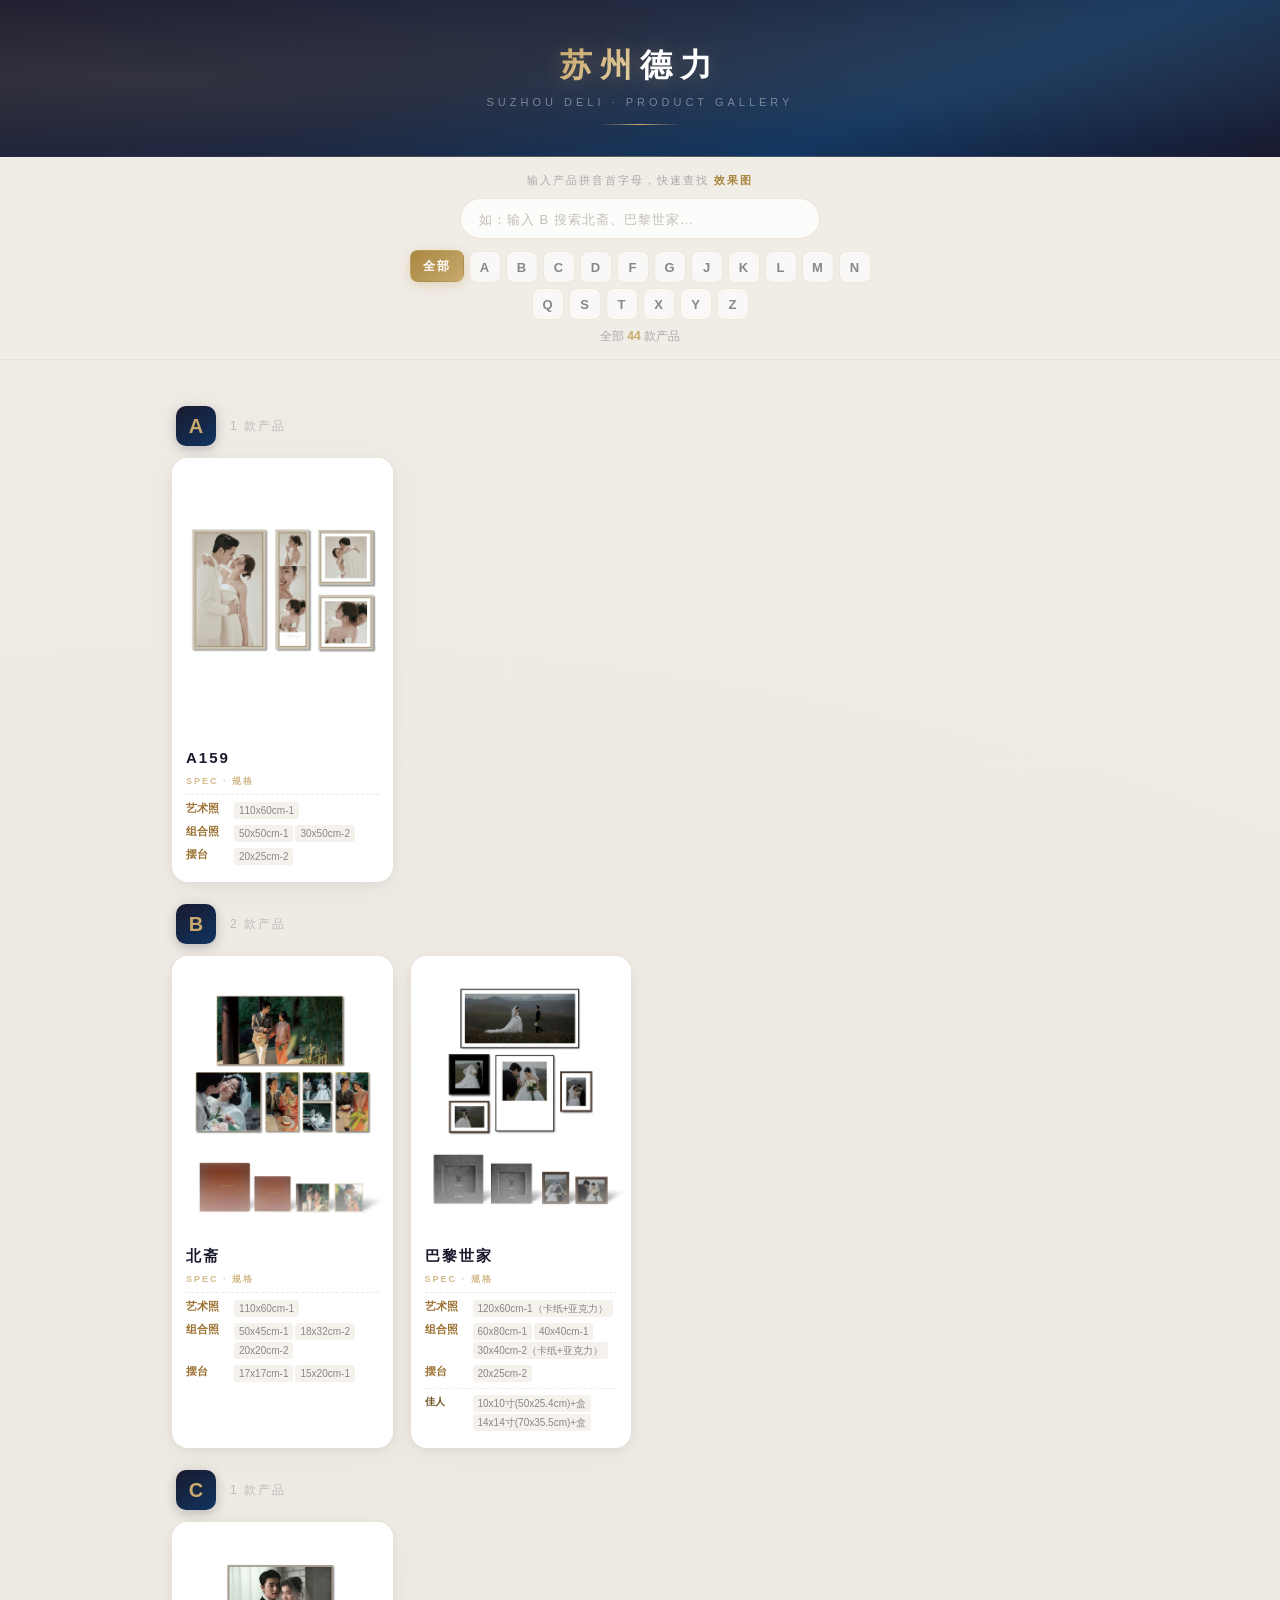
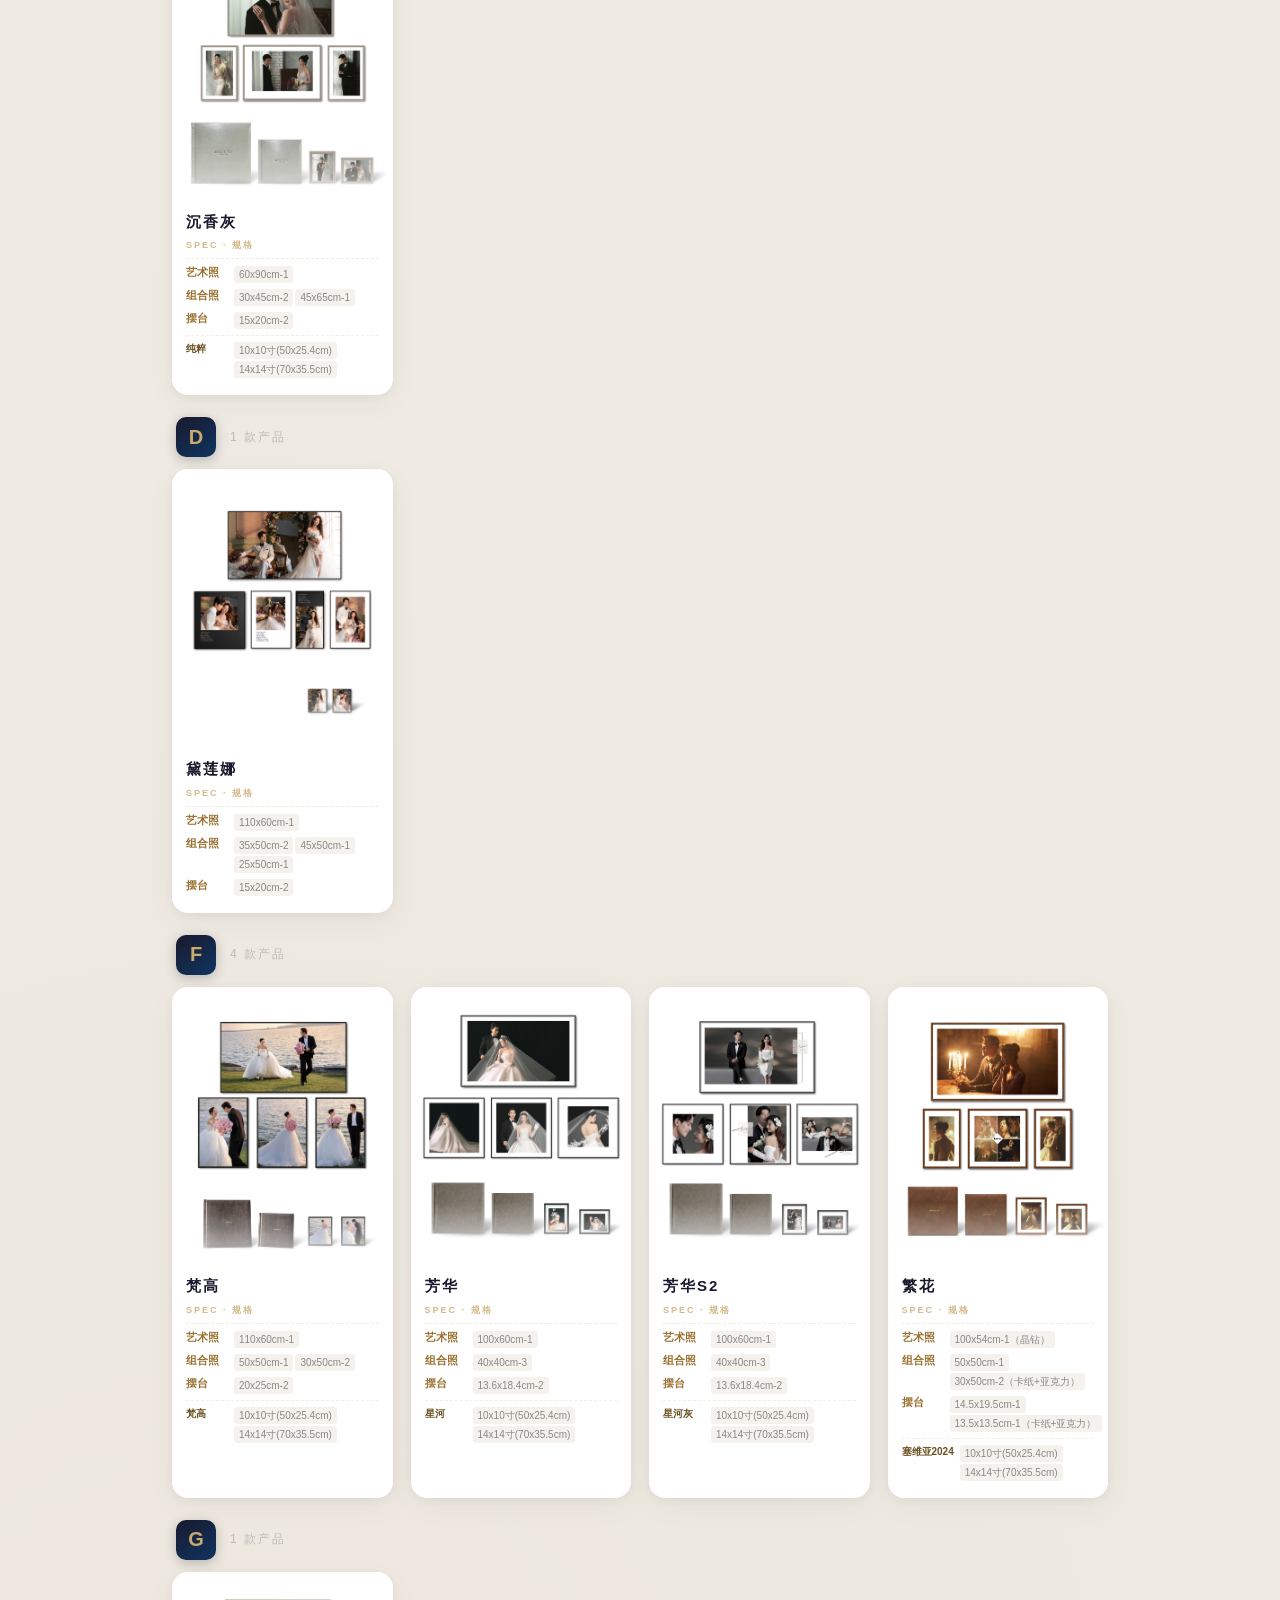
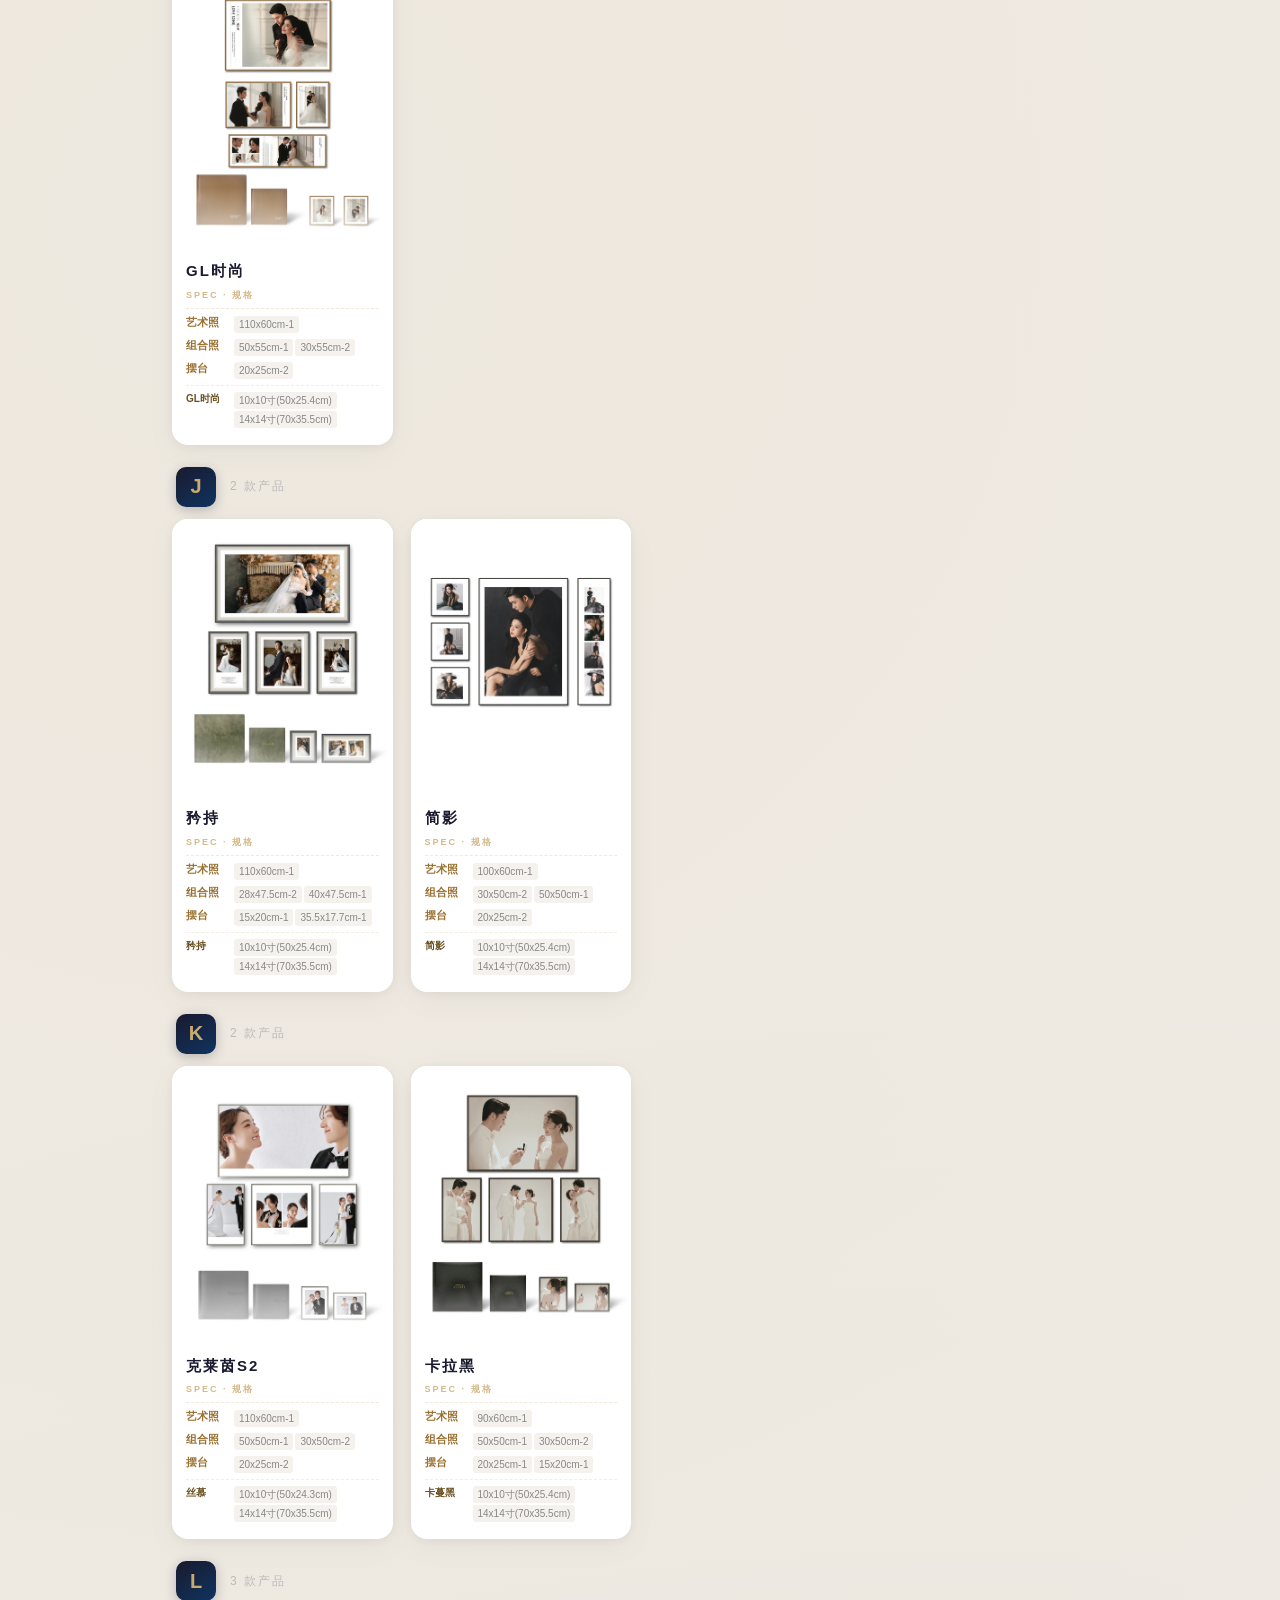
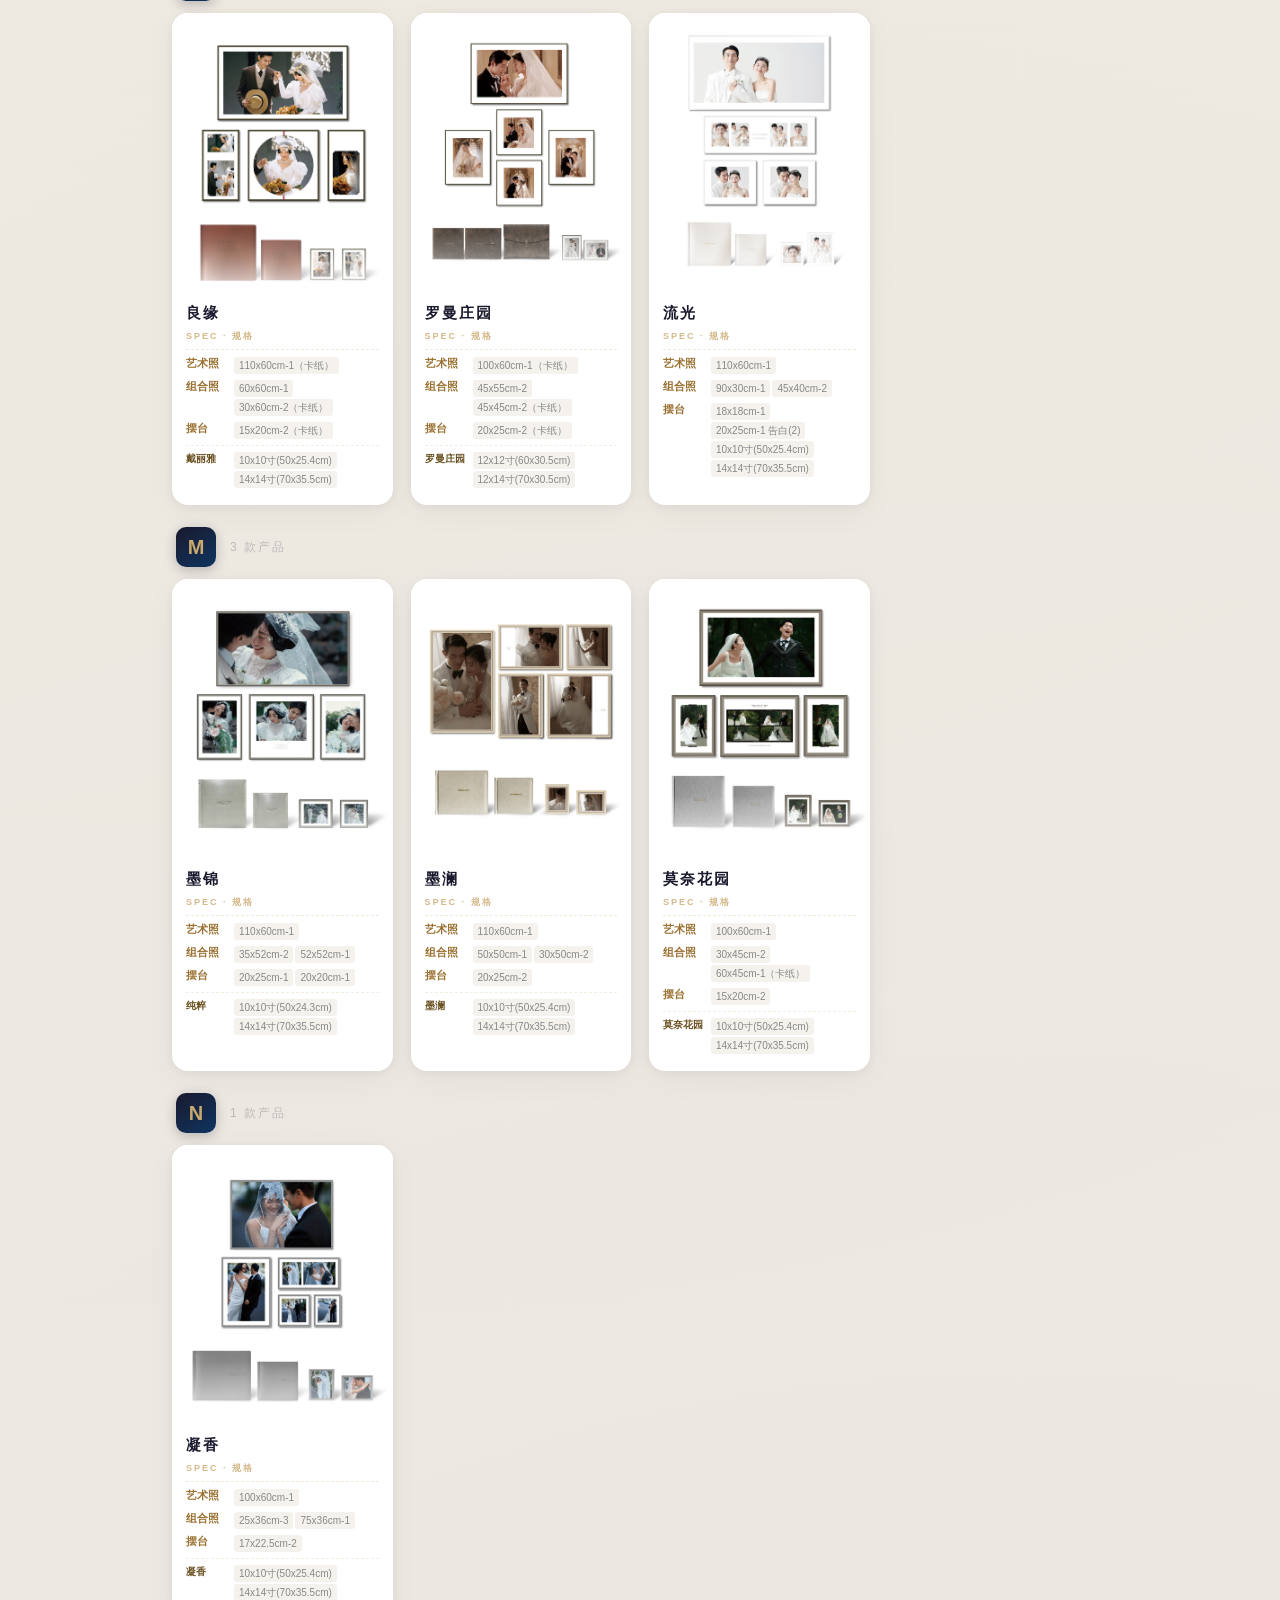
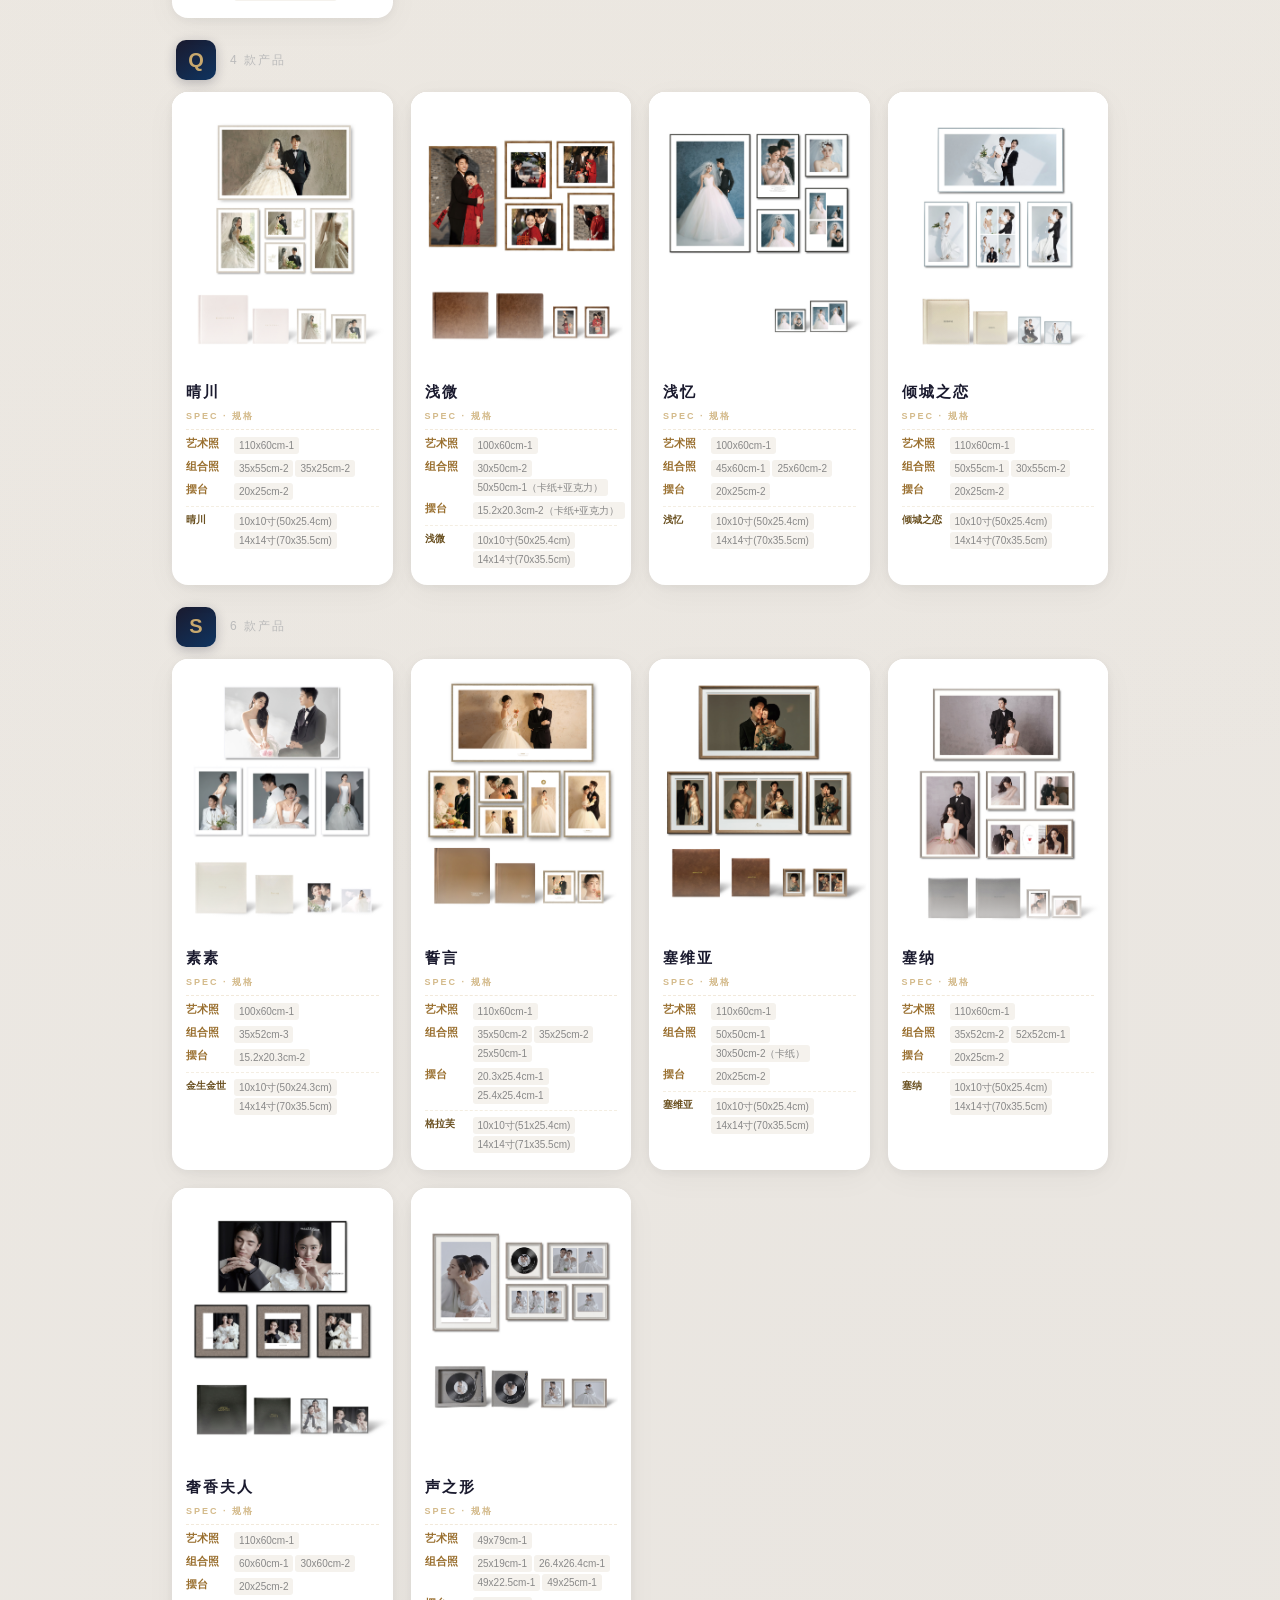
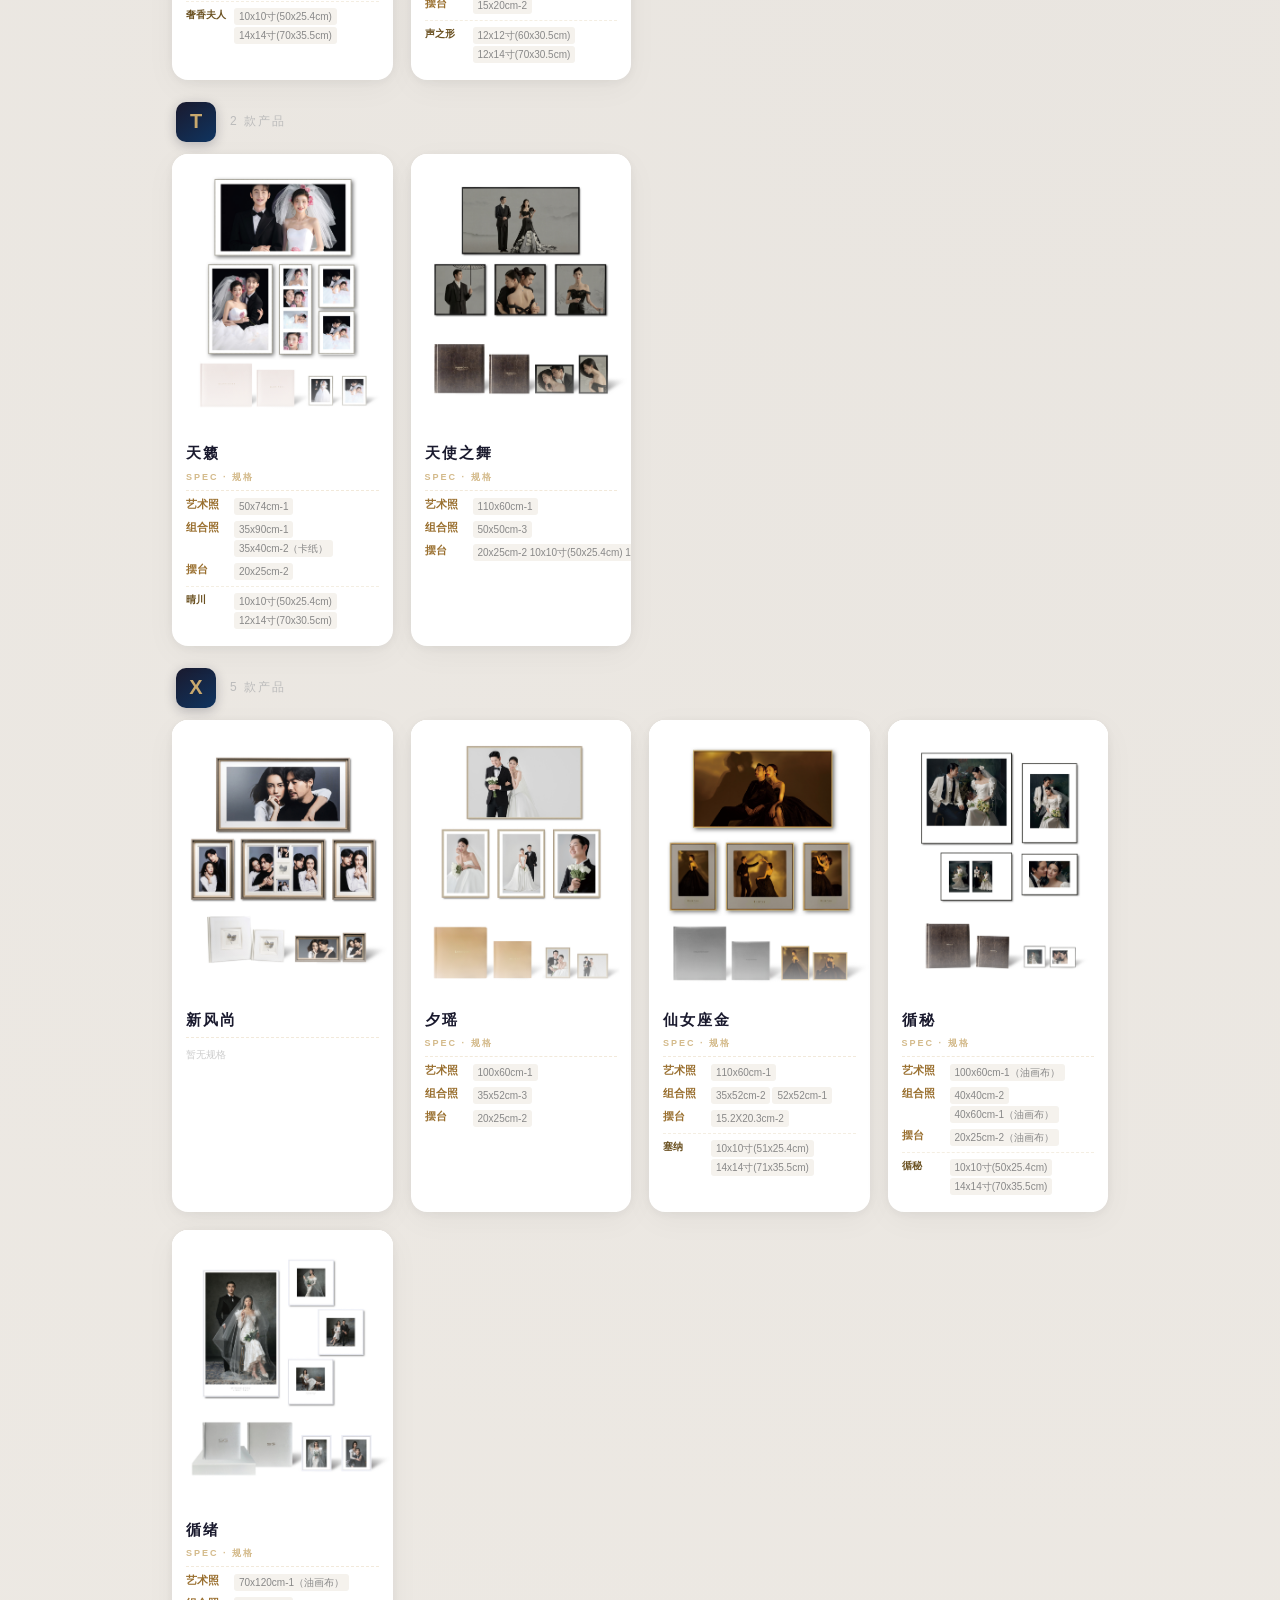
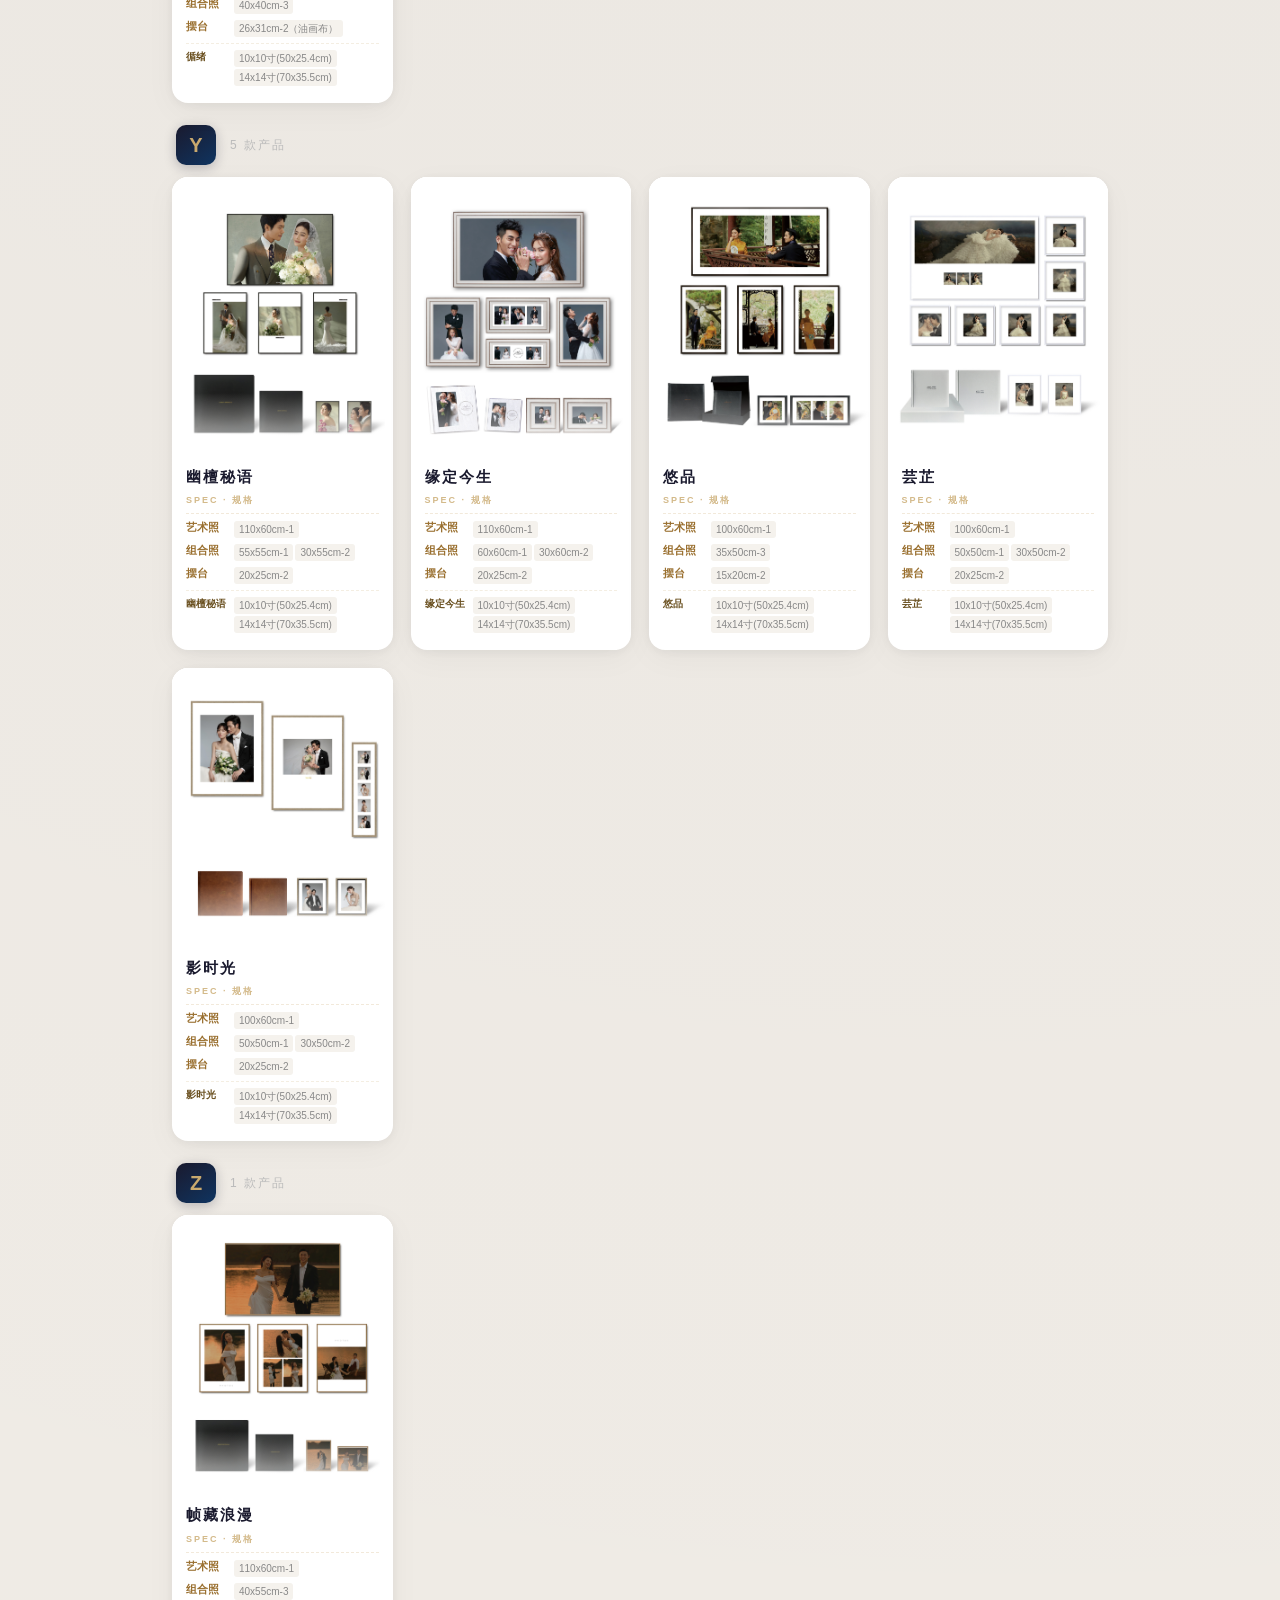
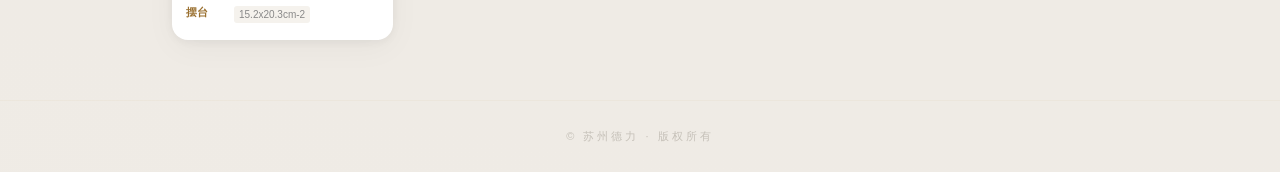
<file: 产品展示.html>
<!DOCTYPE html>
<html lang="zh-CN">
<head>
<meta charset="UTF-8">
<meta name="viewport" content="width=device-width, initial-scale=1.0, maximum-scale=1.0">
<title>苏州德力 · 产品展示</title>
<style>
  :root {
    --gold: #c9a96e;
    --gold-light: #e8d5aa;
    --gold-dark: #a88840;
    --dark: #1a1a2e;
    --text: #2c2c2c;
    --text-sub: #666;
    --bg: #f0ece6;
    --bg-pattern: rgba(201,169,110,0.04);
    --card-bg: #ffffff;
    --card-shadow: 0 2px 12px rgba(0,0,0,0.06), 0 8px 32px rgba(0,0,0,0.04);
    --card-shadow-hover: 0 4px 16px rgba(0,0,0,0.1), 0 12px 40px rgba(0,0,0,0.06);
    --radius: 16px;
  }

  * { margin: 0; padding: 0; box-sizing: border-box; }

  body {
    font-family: -apple-system, 'PingFang SC', 'Hiragino Sans GB', 'Microsoft YaHei', 'Noto Sans SC', sans-serif;
    background: var(--bg);
    background-image:
      radial-gradient(circle at 20% 30%, rgba(201,169,110,0.06) 0%, transparent 50%),
      radial-gradient(circle at 80% 70%, rgba(26,26,46,0.03) 0%, transparent 50%);
    color: var(--text);
    min-height: 100vh;
    -webkit-font-smoothing: antialiased;
  }

  /* ===== 顶部 Banner ===== */
  .header {
    background: linear-gradient(160deg, #1a1a2e 0%, #16213e 40%, #0f3460 70%, #1a1a2e 100%);
    padding: 44px 20px 32px;
    text-align: center;
    position: relative;
    overflow: hidden;
  }
  .header::before {
    content: '';
    position: absolute;
    top: -50%;
    left: -50%;
    width: 200%;
    height: 200%;
    background:
      radial-gradient(ellipse at 30% 50%, rgba(201,169,110,0.15) 0%, transparent 50%),
      radial-gradient(ellipse at 70% 30%, rgba(201,169,110,0.08) 0%, transparent 40%);
    pointer-events: none;
  }
  .header::after {
    content: '';
    position: absolute;
    bottom: 0;
    left: 0;
    right: 0;
    height: 1px;
    background: linear-gradient(90deg, transparent, rgba(201,169,110,0.4), transparent);
  }
  .header-logo {
    font-size: 32px;
    font-weight: 800;
    color: #fff;
    letter-spacing: 8px;
    text-shadow: 0 2px 20px rgba(201,169,110,0.3);
    position: relative;
  }
  .header-logo span {
    background: linear-gradient(135deg, #c9a96e, #e8d5aa);
    -webkit-background-clip: text;
    -webkit-text-fill-color: transparent;
    background-clip: text;
  }
  .header-sub {
    margin-top: 8px;
    font-size: 11px;
    color: rgba(255,255,255,0.4);
    letter-spacing: 4px;
    font-weight: 300;
    position: relative;
  }
  .header-divider {
    width: 80px;
    height: 1px;
    background: linear-gradient(90deg, transparent, var(--gold), transparent);
    margin: 16px auto 0;
    position: relative;
  }

  /* ===== 搜索 / 字母筛选区 ===== */
  .search-section {
    position: sticky;
    top: 0;
    z-index: 100;
    background: rgba(240,236,230,0.92);
    backdrop-filter: blur(16px);
    -webkit-backdrop-filter: blur(16px);
    border-bottom: 1px solid rgba(201,169,110,0.15);
    padding: 16px 16px 14px;
    transition: box-shadow 0.3s;
  }
  .search-section.scrolled {
    box-shadow: 0 4px 24px rgba(0,0,0,0.06);
  }
  .search-title {
    text-align: center;
    font-size: 11px;
    color: #aaa;
    margin-bottom: 10px;
    letter-spacing: 2px;
    font-weight: 400;
  }
  .search-title em {
    color: var(--gold-dark);
    font-style: normal;
    font-weight: 600;
  }

  /* 输入框 */
  .search-input-wrap {
    position: relative;
    max-width: 360px;
    margin: 0 auto 12px;
  }
  .search-input {
    width: 100%;
    padding: 11px 42px 11px 18px;
    border: 1.5px solid rgba(201,169,110,0.25);
    border-radius: 28px;
    font-size: 15px;
    background: rgba(255,255,255,0.8);
    color: var(--text);
    outline: none;
    transition: all 0.25s;
    letter-spacing: 3px;
    text-transform: uppercase;
  }
  .search-input:focus {
    border-color: var(--gold);
    background: #fff;
    box-shadow: 0 0 0 4px rgba(201,169,110,0.1);
  }
  .search-input::placeholder { color: #c5c0b8; font-size: 13px; letter-spacing: 1px; }
  .search-clear {
    position: absolute;
    right: 12px;
    top: 50%;
    transform: translateY(-50%);
    cursor: pointer;
    color: #bbb;
    font-size: 18px;
    display: none;
  }
  .search-clear.show { display: block; }

  /* 字母快捷键 */
  .alpha-bar {
    display: flex;
    flex-wrap: wrap;
    justify-content: center;
    gap: 5px;
    max-width: 480px;
    margin: 0 auto;
  }
  .alpha-btn {
    min-width: 32px;
    height: 32px;
    padding: 0 7px;
    border: 1px solid rgba(201,169,110,0.2);
    border-radius: 8px;
    background: rgba(255,255,255,0.6);
    color: #888;
    font-size: 13px;
    font-weight: 600;
    cursor: pointer;
    transition: all 0.2s;
    letter-spacing: 0;
    display: flex;
    align-items: center;
    justify-content: center;
  }
  .alpha-btn:hover { background: rgba(201,169,110,0.12); border-color: var(--gold); color: var(--gold-dark); transform: translateY(-1px); }
  .alpha-btn.active {
    background: var(--gold);
    border-color: var(--gold);
    color: #fff;
    box-shadow: 0 3px 12px rgba(201,169,110,0.4);
    transform: translateY(-1px);
  }
  .alpha-btn.all-btn {
    padding: 0 12px;
    background: linear-gradient(135deg, #1a1a2e, #0f3460);
    border-color: transparent;
    color: rgba(255,255,255,0.8);
    font-size: 12px;
    letter-spacing: 2px;
  }
  .alpha-btn.all-btn:hover, .alpha-btn.all-btn.active {
    background: linear-gradient(135deg, var(--gold-dark), var(--gold));
    color: #fff;
  }

  /* 统计信息 */
  .result-count {
    text-align: center;
    font-size: 12px;
    color: #aaa;
    margin-top: 8px;
    min-height: 16px;
  }
  .result-count strong { color: var(--gold); }

  /* ===== 产品网格 ===== */
  .products-wrap {
    padding: 24px 12px 60px;
    max-width: 960px;
    margin: 0 auto;
  }

  /* 字母分组标题 */
  .group-title {
    display: flex;
    align-items: center;
    gap: 14px;
    padding: 22px 4px 12px;
  }
  .group-title .letter-badge {
    width: 40px;
    height: 40px;
    background: linear-gradient(145deg, var(--dark), #0f3460);
    color: var(--gold);
    font-size: 20px;
    font-weight: 800;
    border-radius: 10px;
    display: flex;
    align-items: center;
    justify-content: center;
    flex-shrink: 0;
    box-shadow: 0 3px 12px rgba(26,26,46,0.25);
    letter-spacing: 0;
  }
  .group-title .group-name {
    font-size: 12px;
    color: #bbb;
    letter-spacing: 2px;
    font-weight: 400;
  }

  /* 产品卡片网格 */
  .product-grid {
    display: grid;
    grid-template-columns: repeat(2, 1fr);
    gap: 12px;
  }
  @media (min-width: 600px) {
    .product-grid { grid-template-columns: repeat(3, 1fr); gap: 16px; }
  }
  @media (min-width: 900px) {
    .product-grid { grid-template-columns: repeat(4, 1fr); gap: 18px; }
  }

  /* 产品卡片 */
  .product-card {
    background: var(--card-bg);
    border-radius: var(--radius);
    overflow: hidden;
    box-shadow: var(--card-shadow);
    transition: transform 0.35s cubic-bezier(0.25, 0.46, 0.45, 0.94), box-shadow 0.35s;
    cursor: pointer;
    position: relative;
    opacity: 0;
    animation: cardReveal 0.5s ease forwards;
  }
  .product-card:hover {
    transform: translateY(-4px);
    box-shadow: var(--card-shadow-hover);
  }
  .product-card:active { transform: translateY(-2px) scale(0.99); }
  .product-card.hidden { display: none; }

  /* 图片 —— 原背景色延伸 */
  .card-img-wrap {
    width: 100%;
    aspect-ratio: 4/5;
    overflow: hidden;
    background: #ffffff;
    position: relative;
  }
  .card-img-wrap img {
    width: 100%;
    height: 100%;
    object-fit: cover;
    transition: transform 0.6s cubic-bezier(0.25, 0.46, 0.45, 0.94);
    display: block;
  }
  .product-card:hover .card-img-wrap img { transform: scale(1.04); }

  /* 图片底部渐变遮罩 */
  .card-img-wrap::after {
    content: '';
    position: absolute;
    bottom: 0;
    left: 0;
    right: 0;
    height: 60px;
    background: linear-gradient(to top, rgba(255,255,255,0.8), transparent);
    pointer-events: none;
  }

  /* 图片占位 */
  .card-img-placeholder {
    width: 100%;
    height: 100%;
    display: flex;
    flex-direction: column;
    align-items: center;
    justify-content: center;
    color: #ccc;
    gap: 6px;
  }
  .card-img-placeholder .ph-icon { font-size: 32px; }
  .card-img-placeholder .ph-text { font-size: 11px; }

  /* 卡片内容 */
  .card-body {
    padding: 14px 14px 16px;
    position: relative;
  }
  .card-name {
    font-size: 15px;
    font-weight: 700;
    color: var(--dark);
    margin-bottom: 8px;
    letter-spacing: 2px;
    line-height: 1.3;
  }
  .card-spec-label {
    font-size: 9px;
    color: var(--gold);
    letter-spacing: 2px;
    margin-bottom: 6px;
    font-weight: 600;
    text-transform: uppercase;
    opacity: 0.8;
  }
  .card-spec {
    border-top: 1px dashed rgba(201,169,110,0.25);
    padding-top: 6px;
  }
  .spec-row {
    display: flex;
    align-items: flex-start;
    gap: 6px;
    margin-bottom: 4px;
    font-size: 10.5px;
    line-height: 1.5;
  }
  .spec-row:last-child { margin-bottom: 0; }
  .spec-type {
    flex-shrink: 0;
    width: 42px;
    color: #9a7030;
    font-weight: 600;
    text-align: left;
  }
  .spec-sizes {
    flex: 1;
    color: #888;
    word-break: break-all;
  }
  .spec-size-item {
    display: inline-block;
    background: #f5f2ed;
    border-radius: 3px;
    padding: 1px 5px;
    margin: 1px 2px 1px 0;
    white-space: nowrap;
    font-size: 10px;
  }
  /* 相册名行：另起一行，上方加细分隔线 */
  .spec-row-album {
    margin-top: 5px;
    padding-top: 5px;
    border-top: 1px dashed rgba(201,169,110,0.2);
  }
  .spec-type-album {
    width: auto;
    min-width: 42px;
    max-width: 80px;
    color: #6a5020;
    font-size: 10px;
  }

  /* ===== 详情弹窗 ===== */
  .modal-overlay {
    position: fixed;
    inset: 0;
    background: rgba(0,0,0,0.6);
    z-index: 1000;
    display: flex;
    align-items: flex-end;
    justify-content: center;
    opacity: 0;
    pointer-events: none;
    transition: opacity 0.3s;
    backdrop-filter: blur(4px);
    -webkit-backdrop-filter: blur(4px);
  }
  .modal-overlay.show {
    opacity: 1;
    pointer-events: all;
  }
  .modal-box {
    background: #fff;
    width: 100%;
    max-width: 520px;
    border-radius: 24px 24px 0 0;
    padding: 0 0 env(safe-area-inset-bottom);
    max-height: 92vh;
    overflow-y: auto;
    transform: translateY(100%);
    transition: transform 0.4s cubic-bezier(0.32, 0.72, 0, 1);
    -webkit-overflow-scrolling: touch;
  }
  .modal-overlay.show .modal-box {
    transform: translateY(0);
  }
  .modal-handle {
    width: 36px;
    height: 4px;
    background: #e0ddd8;
    border-radius: 2px;
    margin: 10px auto 0;
  }
  .modal-img-wrap {
    width: 100%;
    background: #ffffff;
    display: flex;
    align-items: center;
    justify-content: center;
    overflow: hidden;
  }
  .modal-img-wrap img {
    width: 100%;
    object-fit: cover;
    display: block;
  }
  .modal-content {
    padding: 22px 22px 36px;
  }
  .modal-name {
    font-size: 24px;
    font-weight: 800;
    color: var(--dark);
    margin-bottom: 4px;
    letter-spacing: 3px;
  }
  .modal-name-en {
    font-size: 11px;
    color: var(--gold);
    letter-spacing: 3px;
    margin-bottom: 18px;
    font-weight: 400;
    opacity: 0.7;
  }
  .modal-section-title {
    font-size: 11px;
    color: var(--gold);
    letter-spacing: 3px;
    font-weight: 600;
    margin: 20px 0 10px;
    display: flex;
    align-items: center;
    gap: 8px;
    text-transform: uppercase;
  }
  .modal-section-title::after {
    content: '';
    flex: 1;
    height: 1px;
    background: linear-gradient(90deg, rgba(201,169,110,0.25), transparent);
  }
  .modal-spec-table {
    width: 100%;
    border-collapse: collapse;
  }
  .modal-spec-table tr + tr td { padding-top: 6px; }
  .modal-spec-table td { vertical-align: top; }
  .modal-spec-col-type {
    width: 64px;
    font-size: 13px;
    font-weight: 700;
    color: var(--gold-dark);
    padding-right: 12px;
    white-space: nowrap;
    padding-top: 2px;
  }
  .modal-spec-col-sizes {
    font-size: 12.5px;
    color: #555;
    line-height: 2;
  }
  .modal-size-chip {
    display: inline-block;
    background: rgba(240,236,230,0.6);
    border: 1px solid rgba(201,169,110,0.12);
    border-radius: 6px;
    padding: 2px 10px;
    margin: 2px 4px 2px 0;
    white-space: nowrap;
    transition: background 0.15s;
  }
  .modal-size-chip:hover {
    background: rgba(201,169,110,0.12);
  }
  /* 弹窗相册名分隔线行 */
  .modal-spec-divider td {
    padding: 4px 0 2px !important;
    border-top: 1px dashed rgba(201,169,110,0.3);
  }
  /* 弹窗相册名行 */
  .modal-spec-album-row td { padding-top: 4px !important; }
  .modal-spec-col-album {
    font-size: 12px !important;
    color: #6a5020 !important;
    font-weight: 600 !important;
    width: auto !important;
    min-width: 64px;
  }
  .modal-intro {
    font-size: 14px;
    color: var(--text-sub);
    line-height: 2;
    margin-top: 10px;
    text-indent: 2em;
    letter-spacing: 0.5px;
  }
  .modal-close {
    position: absolute;
    top: 16px;
    right: 16px;
    width: 32px;
    height: 32px;
    background: rgba(0,0,0,0.1);
    border: none;
    border-radius: 50%;
    color: #fff;
    font-size: 18px;
    cursor: pointer;
    display: flex;
    align-items: center;
    justify-content: center;
    z-index: 10;
  }

  /* ===== 空状态 ===== */
  .empty-state {
    text-align: center;
    padding: 60px 20px;
    display: none;
  }
  .empty-state.show { display: block; }
  .empty-icon { font-size: 48px; margin-bottom: 12px; }
  .empty-text { font-size: 14px; color: #aaa; }

  /* ===== 底部 ===== */
  .footer {
    text-align: center;
    padding: 28px 20px;
    font-size: 11px;
    color: #c5c0b8;
    letter-spacing: 3px;
    border-top: 1px solid rgba(201,169,110,0.08);
  }

  /* 动画 */
  @keyframes cardReveal {
    from { opacity: 0; transform: translateY(20px); }
    to { opacity: 1; transform: translateY(0); }
  }
  @media (prefers-reduced-motion: reduce) {
    .product-card { animation: none; opacity: 1; }
    .product-card:hover { transform: none; }
    .card-img-wrap img { transition: none; }
  }
</style>
</head>
<body>

<!-- 顶部 Banner -->
<header class="header">
  <div class="header-logo"><span>苏州</span>德力</div>
  <div class="header-sub">SUZHOU DELI · PRODUCT GALLERY</div>
  <div class="header-divider"></div>
</header>

<!-- 搜索 & 字母筛选 -->
<div class="search-section">
  <div class="search-title">输入产品拼音首字母，快速查找 <em>效果图</em></div>
  <div class="search-input-wrap">
    <input class="search-input" id="searchInput" type="text" maxlength="10"
      placeholder="如：输入 B 搜索北斋、巴黎世家…" autocomplete="off" autocorrect="off" spellcheck="false">
    <span class="search-clear" id="searchClear" onclick="clearSearch()">✕</span>
  </div>
  <div class="alpha-bar" id="alphaBar"></div>
  <div class="result-count" id="resultCount"></div>
</div>

<!-- 产品展示区 -->
<div class="products-wrap" id="productsWrap">
  <!-- JS 动态填充 -->
</div>

<!-- 空状态 -->
<div class="empty-state" id="emptyState">
  <div class="empty-icon">🔍</div>
  <div class="empty-text">未找到匹配的产品，换个字母试试</div>
</div>

<!-- 详情弹窗 -->
<div class="modal-overlay" id="modalOverlay" onclick="closeModal(event)">
  <div class="modal-box" id="modalBox">
    <div class="modal-handle"></div>
    <div id="modalContent"></div>
  </div>
</div>

<!-- 底部 -->
<footer class="footer">© 苏州德力 · 版权所有</footer>

<script>
// ==================== 产品数据 ====================
const PRODUCTS = [
  { name: "黛莲娜", pinyin: "DLN", spec: "艺术照/110x60cm-1 组合照/35x50cm-2/45x50cm-1/25x50cm-1 摆台/15x20cm-2", intro: "" },
  { name: "克莱茵S2", pinyin: "KLYS2", spec: "艺术照/110x60cm-1 组合照/50x50cm-1/30x50cm-2 摆台/20x25cm-2 丝慕/10x10寸(50x24.3cm)/14x14寸(70x35.5cm)", intro: "" },
  { name: "晴川", pinyin: "QC", spec: "艺术照/110x60cm-1 组合照/35x55cm-2/35x25cm-2 摆台/20x25cm-2 晴川/10x10寸(50x25.4cm)/14x14寸(70x35.5cm)", intro: "" },
  { name: "矜持", pinyin: "JC", spec: "艺术照/110x60cm-1 组合照/28x47.5cm-2/40x47.5cm-1 摆台/15x20cm-1/35.5x17.7cm-1 矜持/10x10寸(50x25.4cm)/14x14寸(70x35.5cm)", intro: "" },
  { name: "素素", pinyin: "SS", spec: "艺术照/100x60cm-1 组合照/35x52cm-3 摆台/15.2x20.3cm-2 金生金世/10x10寸(50x24.3cm)/14x14寸(70x35.5cm)", intro: "" },
  { name: "新风尚", pinyin: "XFS", spec: "", intro: "" },
  { name: "帧藏浪漫", pinyin: "ZCLM", spec: "艺术照/110x60cm-1 组合照/40x55cm-3 摆台/15.2x20.3cm-2", intro: "" },
  { name: "北斋", pinyin: "BZ", spec: "艺术照/110x60cm-1 组合照/50x45cm-1/18x32cm-2/20x20cm-2 摆台/17x17cm-1/15x20cm-1", intro: "" },
  { name: "夕瑶", pinyin: "XY", spec: "艺术照/100x60cm-1 组合照/35x52cm-3 摆台/20x25cm-2", intro: "" },
  { name: "墨锦", pinyin: "MJ", spec: "艺术照/110x60cm-1 组合照/35x52cm-2/52x52cm-1 摆台/20x25cm-1/20x20cm-1 纯粹/10x10寸(50x24.3cm)/14x14寸(70x35.5cm)", intro: "" },
  { name: "良缘", pinyin: "LY", spec: "艺术照/110x60cm-1（卡纸） 组合照/60x60cm-1/30x60cm-2（卡纸） 摆台/15x20cm-2（卡纸） 戴丽雅/10x10寸(50x25.4cm)/14x14寸(70x35.5cm)", intro: "良缘系列，秉承中式美学理念，甄选钛合金框条，工艺考究细节生动。寓意美满良缘，为婚纱照赋予深深祝福，承载爱情佳话，恒久珍藏幸福瞬间。" },
  { name: "誓言", pinyin: "SY", spec: "艺术照/110x60cm-1 组合照/35x50cm-2/35x25cm-2/25x50cm-1 摆台/20.3x25.4cm-1/25.4x25.4cm-1 格拉芙/10x10寸(51x25.4cm)/14x14寸(71x35.5cm)", intro: "誓言永恒，爱意绵长。卡其色铝合金线条，勾勒出时尚的轮廓。时尚卡纸装裱，展现流行的赫本风。记录此刻的美好，让爱的誓言永驻心间。" },
  { name: "天籁", pinyin: "TL", spec: "艺术照/50x74cm-1 组合照/35x90cm-1/35x40cm-2（卡纸） 摆台/20x25cm-2 晴川/10x10寸(50x25.4cm)/12x14寸(70x30.5cm)", intro: "" },
  { name: "沉香灰", pinyin: "CXH", spec: "艺术照/60x90cm-1 组合照/30x45cm-2/45x65cm-1 摆台/15x20cm-2 纯粹/10x10寸(50x25.4cm)/14x14寸(70x35.5cm)", intro: "" },
  { name: "仙女座金", pinyin: "XNZJ", spec: "艺术照/110x60cm-1 组合照/35x52cm-2/52x52cm-1 摆台/15.2X20.3cm-2 塞纳/10x10寸(51x25.4cm)/14x14寸(71x35.5cm)", intro: "仙女座金以金色铝合金打造轻奢质感，搭配细腻皮质内嵌，碰撞出复古与摩登的双重美感。金属流光呼应婚礼华彩，皮质柔韧守护珍贵画面，防氧化工艺让浪漫在岁月中恒久如新，承载银河般璀璨的爱意。" },
  { name: "梵高", pinyin: "FG", spec: "艺术照/110x60cm-1 组合照/50x50cm-1/30x50cm-2 摆台/20x25cm-2 梵高/10x10寸(50x25.4cm)/14x14寸(70x35.5cm)", intro: "梵高，以色彩与笔触捕捉生命的激情。艺术感十足的相框，让每一张照片都成为一幅画作，展现独特的美学价值。" },
  { name: "浅微", pinyin: "QW", spec: "艺术照/100x60cm-1 组合照/30x50cm-2/50x50cm-1（卡纸+亚克力） 摆台/15.2x20.3cm-2（卡纸+亚克力） 浅微/10x10寸(50x25.4cm)/14x14寸(70x35.5cm)", intro: "浅微，以素雅之美，展现生活的精致与细腻。浅色调营造温柔氛围，亚克力材质增添现代感，记录每一个珍贵瞬间。" },
  { name: "幽檀秘语", pinyin: "YTMY", spec: "艺术照/110x60cm-1 组合照/55x55cm-1/30x55cm-2 摆台/20x25cm-2 幽檀秘语/10x10寸(50x25.4cm)/14x14寸(70x35.5cm)", intro: "" },
  { name: "缘定今生", pinyin: "YDJS", spec: "艺术照/110x60cm-1 组合照/60x60cm-1/30x60cm-2 摆台/20x25cm-2 缘定今生/10x10寸(50x25.4cm)/14x14寸(70x35.5cm)", intro: "" },
  { name: "凝香", pinyin: "NX", spec: "艺术照/100x60cm-1 组合照/25x36cm-3/75x36cm-1 摆台/17x22.5cm-2 凝香/10x10寸(50x25.4cm)/14x14寸(70x35.5cm)", intro: "" },
  { name: "GL时尚", pinyin: "GLSS", spec: "艺术照/110x60cm-1 组合照/50x55cm-1/30x55cm-2 摆台/20x25cm-2 GL时尚/10x10寸(50x25.4cm)/14x14寸(70x35.5cm)", intro: "" },
  { name: "简影", pinyin: "JY", spec: "艺术照/100x60cm-1 组合照/30x50cm-2/50x50cm-1 摆台/20x25cm-2 简影/10x10寸(50x25.4cm)/14x14寸(70x35.5cm)", intro: "简约而不简单，影像记录生活之美。极简设计风格，让照片成为空间的艺术点缀，彰显现代审美品位。" },
  { name: "浅忆", pinyin: "QY", spec: "艺术照/100x60cm-1 组合照/45x60cm-1/25x60cm-2 摆台/20x25cm-2 浅忆/10x10寸(50x25.4cm)/14x14寸(70x35.5cm)", intro: "浅淡的色彩，深刻的记忆。柔和的色调搭配精致工艺，将美好瞬间化为永恒，诉说着每一段动人的故事。" },
  { name: "塞维亚", pinyin: "SWY", spec: "艺术照/110x60cm-1 组合照/50x50cm-1/30x50cm-2（卡纸） 摆台/20x25cm-2 塞维亚/10x10寸(50x25.4cm)/14x14寸(70x35.5cm)", intro: "塞维亚，充满异域风情的浪漫之都。金色与深棕的搭配，演绎出独特的欧式美学，让婚纱照充满异国情调。" },
  { name: "塞纳", pinyin: "SN", spec: "艺术照/110x60cm-1 组合照/35x52cm-2/52x52cm-1 摆台/20x25cm-2 塞纳/10x10寸(50x25.4cm)/14x14寸(70x35.5cm)", intro: "" },
  { name: "倾城之恋", pinyin: "QCZL", spec: "艺术照/110x60cm-1 组合照/50x55cm-1/30x55cm-2 摆台/20x25cm-2 倾城之恋/10x10寸(50x25.4cm)/14x14寸(70x35.5cm)", intro: "" },
  { name: "A159", pinyin: "A", spec: "艺术照/110x60cm-1 组合照/50x50cm-1/30x50cm-2 摆台/20x25cm-2", intro: "A159系列，简约现代的设计语言，精致的工艺细节，为婚纱照提供完美的展示框架。" },
  { name: "悠品", pinyin: "YP", spec: "艺术照/100x60cm-1 组合照/35x50cm-3 摆台/15x20cm-2 悠品/10x10寸(50x25.4cm)/14x14寸(70x35.5cm)", intro: "悠然自得，品味生活。温润的木质色调，搭配精致的工艺，营造出温暖而有品质的展示空间。" },
  { name: "芳华", pinyin: "FH", spec: "艺术照/100x60cm-1 组合照/40x40cm-3 摆台/13.6x18.4cm-2 星河/10x10寸(50x25.4cm)/14x14寸(70x35.5cm)", intro: "芳华正茂，青春无限。细腻的工艺诠释年轻的活力，让每一张婚纱照都焕发出最美的光彩。" },
  { name: "芸芷", pinyin: "YZ", spec: "艺术照/100x60cm-1 组合照/50x50cm-1/30x50cm-2 摆台/20x25cm-2 芸芷/10x10寸(50x25.4cm)/14x14寸(70x35.5cm)", intro: "芸芷，取自自然之美。清新淡雅的设计风格，如同山间野花，质朴而迷人，记录爱情最真实的模样。" },
  { name: "墨澜", pinyin: "ML", spec: "艺术照/110x60cm-1 组合照/50x50cm-1/30x50cm-2 摆台/20x25cm-2 墨澜/10x10寸(50x25.4cm)/14x14寸(70x35.5cm)", intro: "墨色流澜，意境深远。东方美学与现代工艺的完美融合，演绎出沉静而深邃的艺术气质。" },
  { name: "循秘", pinyin: "XM", spec: "艺术照/100x60cm-1（油画布） 组合照/40x40cm-2/40x60cm-1（油画布） 摆台/20x25cm-2（油画布） 循秘/10x10寸(50x25.4cm)/14x14寸(70x35.5cm)", intro: "寻觅秘境，探索美的奥义。油画布的质感赋予照片独特的艺术气质，每一幅都如同珍贵的艺术品。" },
  { name: "影时光", pinyin: "YSG", spec: "艺术照/100x60cm-1 组合照/50x50cm-1/30x50cm-2 摆台/20x25cm-2 影时光/10x10寸(50x25.4cm)/14x14寸(70x35.5cm)", intro: "影像定格时光，爱意永不褪色。复古胶片风格的相框设计，将每一个幸福瞬间化为永恒的艺术珍藏。" },
  { name: "奢香夫人", pinyin: "SXFR", spec: "艺术照/110x60cm-1 组合照/60x60cm-1/30x60cm-2 摆台/20x25cm-2 奢香夫人/10x10寸(50x25.4cm)/14x14寸(70x35.5cm)", intro: "奢华与典雅的极致融合。精选优质材料，匠心工艺打造，彰显高贵气质，是追求品位人士的不二之选。" },
  { name: "循绪", pinyin: "XXU", spec: "艺术照/70x120cm-1（油画布） 组合照/40x40cm-3 摆台/26x31cm-2（油画布） 循绪/10x10寸(50x25.4cm)/14x14寸(70x35.5cm)", intro: "循序之美，纯白钛合金凝练，演绎悬浮之美，展现黑白艺术的魅力。层次空间尽显，优雅绽放。" },
  { name: "声之形", pinyin: "SZX", spec: "艺术照/49x79cm-1 组合照/25x19cm-1/26.4x26.4cm-1/49x22.5cm-1/49x25cm-1 摆台/15x20cm-2 声之形/12x12寸(60x30.5cm)/12x14寸(70x30.5cm)", intro: "声之形，爱之韵。黑胶唱片，流转着岁月的旋律。悬浮工艺，打造立体之美，让回忆在空中奏响。婚纱照与黑胶的融合，记录下爱的乐章，永恒留存。" },
  { name: "芳华S2", pinyin: "FHS2", spec: "艺术照/100x60cm-1 组合照/40x40cm-3 摆台/13.6x18.4cm-2 星河灰/10x10寸(50x25.4cm)/14x14寸(70x35.5cm)", intro: "" },
  { name: "莫奈花园", pinyin: "MNHY", spec: "艺术照/100x60cm-1 组合照/30x45cm-2/60x45cm-1（卡纸） 摆台/15x20cm-2 莫奈花园/10x10寸(50x25.4cm)/14x14寸(70x35.5cm)", intro: "在莫奈花园的光影中，定格永恒的美丽。仿LV的纹理框边，宛如艺术的笔触，勾勒出细腻的质感。电影风的照片，演绎着浪漫的故事。精致的肌理皮面相册，承载着爱的记忆，每一页都散发着温暖的气息。" },
  { name: "繁花", pinyin: "FF", spec: "艺术照/100x54cm-1（晶钻） 组合照/50x50cm-1/30x50cm-2（卡纸+亚克力） 摆台/14.5x19.5cm-1/13.5x13.5cm-1（卡纸+亚克力） 塞维亚2024/10x10寸(50x25.4cm)/14x14寸(70x35.5cm)", intro: "繁花入镜，引领风潮。咖色橡木框，质感细腻。经典与时尚交融，奢华与品味并存。诠释时尚魅力，记录幸福时光。" },
  { name: "巴黎世家", pinyin: "BLSJ", spec: "艺术照/120x60cm-1（卡纸+亚克力） 组合照/60x80cm-1/40x40cm-1/30x40cm-2（卡纸+亚克力） 摆台/20x25cm-2 佳人/10x10寸(50x25.4cm)+盒/14x14寸(70x35.5cm)+盒", intro: "法式优雅，中国风华。法式浪漫与中国风情的邂逅。欧式经典元素，点缀相框之间。横长框设计，展现艺术的无尽魅力。" },
  { name: "罗曼庄园", pinyin: "LMZY", spec: "艺术照/100x60cm-1（卡纸） 组合照/45x55cm-2/45x45cm-2（卡纸） 摆台/20x25cm-2（卡纸） 罗曼庄园/12x12寸(60x30.5cm)/12x14寸(70x30.5cm)", intro: "" },
  { name: "卡拉黑", pinyin: "KLH", spec: "艺术照/90x60cm-1 组合照/50x50cm-1/30x50cm-2 摆台/20x25cm-1/15x20cm-1 卡蔓黑/10x10寸(50x25.4cm)/14x14寸(70x35.5cm)", intro: "卡拉黑以纯粹黑色诠释坚毅深邃，彰显不凡高雅气质。精选铝合金材质，历久弥新，黑色基调映衬下，照片更显庄重沉稳。" },
  { name: "天使之舞", pinyin: "TSZW", spec: "艺术照/110x60cm-1 组合照/50x50cm-3 摆台/20x25cm-2 10x10寸(50x25.4cm) 14x14寸(70x35.5cm)", intro: "天使之舞相框，甄选黑色铝合金打造，坚固耐用且高雅时尚，适于展示珍贵影像，轻奢品位尽显。" },
  { name: "流光", pinyin: "LG", spec: "艺术照/110x60cm-1 组合照/90x30cm-1/45x40cm-2 摆台/18x18cm-1/20x25cm-1 告白(2)/10x10寸(50x25.4cm)/14x14寸(70x35.5cm)", intro: "" },
  { name: "倾城之恋", pinyin: "QCZL", spec: "艺术照/110x60cm-1 组合照/50x55cm-1/30x55cm-2 摆台/20x25cm-2 倾城之恋/10x10寸(50x25.4cm)/14x14寸(70x35.5cm)", intro: "" },
  { name: "影时光", pinyin: "YSG", spec: "艺术照/100x60cm-1 组合照/50x50cm-1/30x50cm-2 摆台/20x25cm-2", intro: "影像定格时光，爱意永不褪色。复古胶片风格设计，将幸福瞬间化为永恒珍藏。" }
];

// 图片路径映射（文件名对应产品名，包含空格情况）
const IMG_MAP = {
  "巴黎世家": "巴黎世家.jpg",
  "北斋": "北斋.jpg",
  "沉香灰": "沉香灰.jpg",
  "黛莲娜": "黛莲娜.jpg",
  "繁花": "繁花.jpg",
  "梵高": "梵高.jpg",
  "芳华": "芳华.jpg",
  "芳华S2": "芳华S2.jpg",
  "简影": "简影.jpg",
  "矜持": "矜持.jpg",
  "卡拉黑": "卡拉黑.jpg",
  "克莱茵S2": "克莱茵S2.jpg",
  "良缘": "良缘.jpg",
  "流光": "流光.jpg",
  "罗曼庄园": "罗曼庄园.jpg",
  "莫奈花园": "莫奈花园.jpg",
  "墨锦": "墨 锦.jpg",
  "墨澜": "墨澜.jpg",
  "凝香": "凝香.jpg",
  "浅微": "浅微.jpg",
  "浅忆": "浅忆.jpg",
  "倾城之恋": "倾城之恋.jpg",
  "晴川": "晴川.jpg",
  "塞纳": "塞纳.jpg",
  "塞维亚": "塞维亚.jpg",
  "奢香夫人": "奢香夫人.jpg",
  "声之形": "声之形.jpg",
  "誓言": "誓言.jpg",
  "素素": "素素.jpg",
  "天籁": "天籁.jpg",
  "天使之舞": "天使之舞.jpg",
  "仙女座金": "仙女座金.jpg",
  "新风尚": "新风尚.jpg",
  "循秘": "循秘.jpg",
  "循绪": "循绪.jpg",
  "夕瑶": "夕 瑶.jpg",
  "影时光": "影时光.jpg",
  "幽檀秘语": "幽檀秘语.jpg",
  "悠品": "悠品.jpg",
  "缘定今生": "缘定今生.jpg",
  "芸芷": "芸芷.jpg",
  "帧藏浪漫": "帧藏浪漫.jpg",
  "A159": "A159.jpg",
  "GL时尚": "GL时尚.jpg"
};

// 图片基础路径（GitHub Pages: 使用相对路径）
const IMG_BASE = "./image/";

// ==================== 去重（按名称） ====================
const seen = new Set();
const UNIQUE_PRODUCTS = PRODUCTS.filter(p => {
  if (seen.has(p.name)) return false;
  seen.add(p.name);
  return true;
});

// ==================== 按拼音首字母分组 ====================
function getFirstLetter(pinyin) {
  if (!pinyin) return '#';
  return pinyin[0].toUpperCase();
}

// 收集所有首字母
const allLetters = [...new Set(UNIQUE_PRODUCTS.map(p => getFirstLetter(p.pinyin)))].sort();

// ==================== 规格解析 ====================
/**
 * 将规格字符串解析为 [{type, sizes, isAlbum}] 结构
 * type: '艺术照'|'组合照'|'摆台'|中文相册名
 * sizes: 尺寸数组
 * isAlbum: true 表示摆台之后的中文相册名行，另起一行左对齐
 */
function parseSpecItems(spec) {
  if (!spec) return [];
  const result = [];
  const MAIN_TYPES = ['艺术照', '组合照', '摆台'];

  // 用正则按三大类型切分，保留分隔符
  // 格式：类型名/尺寸1/尺寸2...  中文相册名/尺寸1/尺寸2...
  const cleaned = spec.replace(/\s+/g, ' ').trim();

  // 先提取三大类型段落
  // 思路：找所有"艺术照/"、"组合照/"、"摆台/"的位置，依次切段
  const typePattern = /(艺术照|组合照|摆台)\//g;
  const matches = [];
  let m;
  while ((m = typePattern.exec(cleaned)) !== null) {
    matches.push({ index: m.index, type: m[1] });
  }

  if (matches.length === 0) {
    // 没有标准类型，全部作为相册名行
    result.push({ type: '', sizes: [cleaned], isAlbum: true });
    return result;
  }

  // 按匹配位置切段
  for (let i = 0; i < matches.length; i++) {
    const start = matches[i].index + matches[i].type.length + 1; // 跳过"类型/"
    const end = i + 1 < matches.length ? matches[i + 1].index : cleaned.length;
    const segRaw = cleaned.slice(start, end).trim();

    if (matches[i].type !== '摆台') {
      // 艺术照、组合照：直接按/分割尺寸
      const sizes = segRaw.split('/').map(s => s.trim()).filter(s => s);
      result.push({ type: matches[i].type, sizes, isAlbum: false });
    } else {
      // 摆台段：摆台尺寸在前，之后可能跟 "中文名/尺寸/尺寸"
      // 找第一个中文字开头的非尺寸部分
      // 策略：找"[中文]{1,8}/"模式作为相册名起点
      const albumSplit = segRaw.match(/^(.*?)\s+([\u4e00-\u9fa5A-Z][^\s\/]{0,12}\/.*)?$/s);
      
      // 更精确：按"空格+中文开头词/"切分
      const albumIdx = segRaw.search(/\s+[\u4e00-\u9fa5A-Za-z][\u4e00-\u9fa5A-Za-z0-9\s]{0,10}\//);
      
      if (albumIdx !== -1) {
        // 摆台尺寸部分
        const plateSizes = segRaw.slice(0, albumIdx).trim().split('/').map(s => s.trim()).filter(s => s);
        result.push({ type: '摆台', sizes: plateSizes, isAlbum: false });

        // 相册名及其尺寸（可能多组）
        const albumPart = segRaw.slice(albumIdx).trim();
        // 再次按"空格+中文/英文字母开头词"分割多个相册名
        const albumChunks = albumPart.split(/\s+(?=[\u4e00-\u9fa5A-Za-z])/);
        albumChunks.forEach(chunk => {
          chunk = chunk.trim();
          if (!chunk) return;
          const slashIdx = chunk.indexOf('/');
          if (slashIdx !== -1) {
            const albumName = chunk.slice(0, slashIdx).trim();
            const albumSizes = chunk.slice(slashIdx + 1).split('/').map(s => s.trim()).filter(s => s);
            if (albumName) result.push({ type: albumName, sizes: albumSizes, isAlbum: true });
          } else {
            result.push({ type: chunk, sizes: [], isAlbum: true });
          }
        });
      } else {
        // 摆台后无相册名，全部是尺寸
        const sizes = segRaw.split('/').map(s => s.trim()).filter(s => s);
        result.push({ type: '摆台', sizes, isAlbum: false });
      }
    }
  }

  return result;
}

// 卡片内规格渲染（紧凑版）
function renderSpecTags(spec) {
  if (!spec) return '<span style="color:#ccc;font-size:10px">暂无规格</span>';
  const items = parseSpecItems(spec);
  if (items.length === 0) return `<div class="spec-row"><span class="spec-sizes">${spec}</span></div>`;

  return items.map(item => {
    if (item.isAlbum) {
      // 相册名：另起一行，左对齐，带分隔线
      return `
        <div class="spec-row spec-row-album">
          <span class="spec-type spec-type-album">${item.type}</span>
          <span class="spec-sizes">${item.sizes.map(s =>
            `<span class="spec-size-item">${s}</span>`
          ).join('')}</span>
        </div>`;
    }
    return `
      <div class="spec-row">
        <span class="spec-type">${item.type}</span>
        <span class="spec-sizes">${item.sizes.map(s =>
          `<span class="spec-size-item">${s}</span>`
        ).join('')}</span>
      </div>`;
  }).join('');
}

// 弹窗内规格渲染（详细版，表格对齐）
function renderModalSpec(spec) {
  if (!spec) return '';
  const items = parseSpecItems(spec);
  if (items.length === 0) return `<tr><td class="modal-spec-col-type"></td><td class="modal-spec-col-sizes">${spec}</td></tr>`;

  let html = '';
  let hasAlbum = false;
  items.forEach((item, idx) => {
    if (item.isAlbum && !hasAlbum) {
      // 相册名前加分隔行
      hasAlbum = true;
      html += `<tr><td colspan="2" class="modal-spec-divider"></td></tr>`;
    }
    html += `
      <tr class="${item.isAlbum ? 'modal-spec-album-row' : ''}">
        <td class="modal-spec-col-type ${item.isAlbum ? 'modal-spec-col-album' : ''}">${item.type}</td>
        <td class="modal-spec-col-sizes">${item.sizes.map(s =>
          `<span class="modal-size-chip">${s}</span>`
        ).join('')}</td>
      </tr>`;
  });
  return html;
}

// ==================== 渲染产品 ====================
function getImgSrc(product) {
  const filename = IMG_MAP[product.name];
  if (filename) return IMG_BASE + filename;
  // 尝试直接匹配
  return IMG_BASE + product.name + '.jpg';
}

function renderProducts(filter) {
  const wrap = document.getElementById('productsWrap');
  wrap.innerHTML = '';

  filter = (filter || '').toUpperCase().trim();

  // 按首字母过滤
  let filtered = UNIQUE_PRODUCTS;
  if (filter) {
    filtered = UNIQUE_PRODUCTS.filter(p => p.pinyin.toUpperCase().startsWith(filter));
  }

  if (filtered.length === 0) {
    document.getElementById('emptyState').classList.add('show');
    document.getElementById('resultCount').innerHTML = '';
    return;
  }
  document.getElementById('emptyState').classList.remove('show');

  // 统计信息
  document.getElementById('resultCount').innerHTML = filter
    ? `共找到 <strong>${filtered.length}</strong> 款匹配产品`
    : `全部 <strong>${filtered.length}</strong> 款产品`;

  // 按首字母分组
  const groups = {};
  filtered.forEach(p => {
    const letter = getFirstLetter(p.pinyin);
    if (!groups[letter]) groups[letter] = [];
    groups[letter].push(p);
  });

  const sortedLetters = Object.keys(groups).sort();

  sortedLetters.forEach(letter => {
    // 分组标题（只在多组或全部展示时显示）
    if (!filter || filter.length === 0) {
      const gtDiv = document.createElement('div');
      gtDiv.className = 'group-title';
      gtDiv.innerHTML = `
        <div class="letter-badge">${letter}</div>
        <div class="group-name">${groups[letter].length} 款产品</div>
      `;
      wrap.appendChild(gtDiv);
    }

    const grid = document.createElement('div');
    grid.className = 'product-grid';
    wrap.appendChild(grid);

    groups[letter].forEach((product, idx) => {
      const card = document.createElement('div');
      card.className = 'product-card';
      card.style.animationDelay = (idx * 0.04) + 's';

      const imgSrc = getImgSrc(product);

      card.innerHTML = `
        <div class="card-img-wrap">
          <img src="${imgSrc}" alt="${product.name}" 
            onerror="this.parentNode.innerHTML='<div class=\\'card-img-placeholder\\'><div class=\\'ph-icon\\'>🖼</div><div class=\\'ph-text\\'>效果图</div></div>'"
            loading="lazy">
        </div>
        <div class="card-body">
          <div class="card-name">${product.name}</div>
          ${product.spec ? '<div class="card-spec-label">SPEC · 规格</div>' : ''}
          <div class="card-spec">${renderSpecTags(product.spec)}</div>
        </div>
      `;
      card.addEventListener('click', () => openModal(product));
      grid.appendChild(card);
    });
  });
}

// ==================== 弹窗 ====================
function openModal(product) {
  const imgSrc = getImgSrc(product);
  const modal = document.getElementById('modalOverlay');
  const content = document.getElementById('modalContent');

  content.innerHTML = `
    <div style="position:relative">
      <div class="modal-img-wrap">
        <img src="${imgSrc}" alt="${product.name}"
          onerror="this.parentNode.style.background='#f5f2ed';this.style.display='none'">
      </div>
      <button class="modal-close" onclick="closeModal()">✕</button>
    </div>
    <div class="modal-content">
      ${product.spec ? `
        <div class="modal-section-title">产品规格</div>
        <table class="modal-spec-table">
          ${renderModalSpec(product.spec)}
        </table>
      ` : ''}
      ${product.intro ? `
        <div class="modal-section-title">产品简介</div>
        <p class="modal-intro">${product.intro}</p>
      ` : ''}
    </div>
  `;

  modal.classList.add('show');
  document.body.style.overflow = 'hidden';
}



function closeModal(e) {
  if (e && e.target !== document.getElementById('modalOverlay')) return;
  document.getElementById('modalOverlay').classList.remove('show');
  document.body.style.overflow = '';
}

// ==================== 搜索 & 字母筛选 ====================
let currentFilter = '';

function buildAlphaBar() {
  const bar = document.getElementById('alphaBar');
  // 全部按钮
  const allBtn = document.createElement('button');
  allBtn.className = 'alpha-btn all-btn active';
  allBtn.textContent = '全部';
  allBtn.id = 'btn-all';
  allBtn.addEventListener('click', () => {
    setFilter('');
  });
  bar.appendChild(allBtn);

  allLetters.forEach(letter => {
    const btn = document.createElement('button');
    btn.className = 'alpha-btn';
    btn.id = 'btn-' + letter;
    btn.textContent = letter;
    btn.addEventListener('click', () => {
      setFilter(letter);
    });
    bar.appendChild(btn);
  });
}

function setFilter(val) {
  currentFilter = val.toUpperCase();

  // 更新按钮状态
  document.querySelectorAll('.alpha-btn').forEach(b => b.classList.remove('active'));
  if (!val) {
    const ab = document.getElementById('btn-all');
    if (ab) ab.classList.add('active');
  } else {
    const ab = document.getElementById('btn-' + val.toUpperCase());
    if (ab) ab.classList.add('active');
  }

  // 同步输入框
  const input = document.getElementById('searchInput');
  input.value = val;
  document.getElementById('searchClear').classList.toggle('show', !!val);

  renderProducts(val);
}

function clearSearch() {
  setFilter('');
  document.getElementById('searchInput').focus();
}

// 输入框监听
document.getElementById('searchInput').addEventListener('input', function() {
  const val = this.value.trim().toUpperCase();
  document.getElementById('searchClear').classList.toggle('show', !!val);

  // 高亮对应字母按钮
  document.querySelectorAll('.alpha-btn').forEach(b => b.classList.remove('active'));
  if (!val) {
    const ab = document.getElementById('btn-all');
    if (ab) ab.classList.add('active');
  } else {
    // 找匹配的字母
    const ab = document.getElementById('btn-' + val[0]);
    if (ab) ab.classList.add('active');
  }

  currentFilter = val;
  renderProducts(val);
});

// 弹窗触摸滑动关闭
let touchStartY = 0;
document.getElementById('modalBox').addEventListener('touchstart', e => {
  touchStartY = e.touches[0].clientY;
}, { passive: true });
document.getElementById('modalBox').addEventListener('touchend', e => {
  const dy = e.changedTouches[0].clientY - touchStartY;
  if (dy > 80 && document.getElementById('modalBox').scrollTop <= 0) {
    document.getElementById('modalOverlay').classList.remove('show');
    document.body.style.overflow = '';
  }
}, { passive: true });

// ==================== 初始化 ====================
buildAlphaBar();
renderProducts('');
</script>
</body>
</html>
</file>
